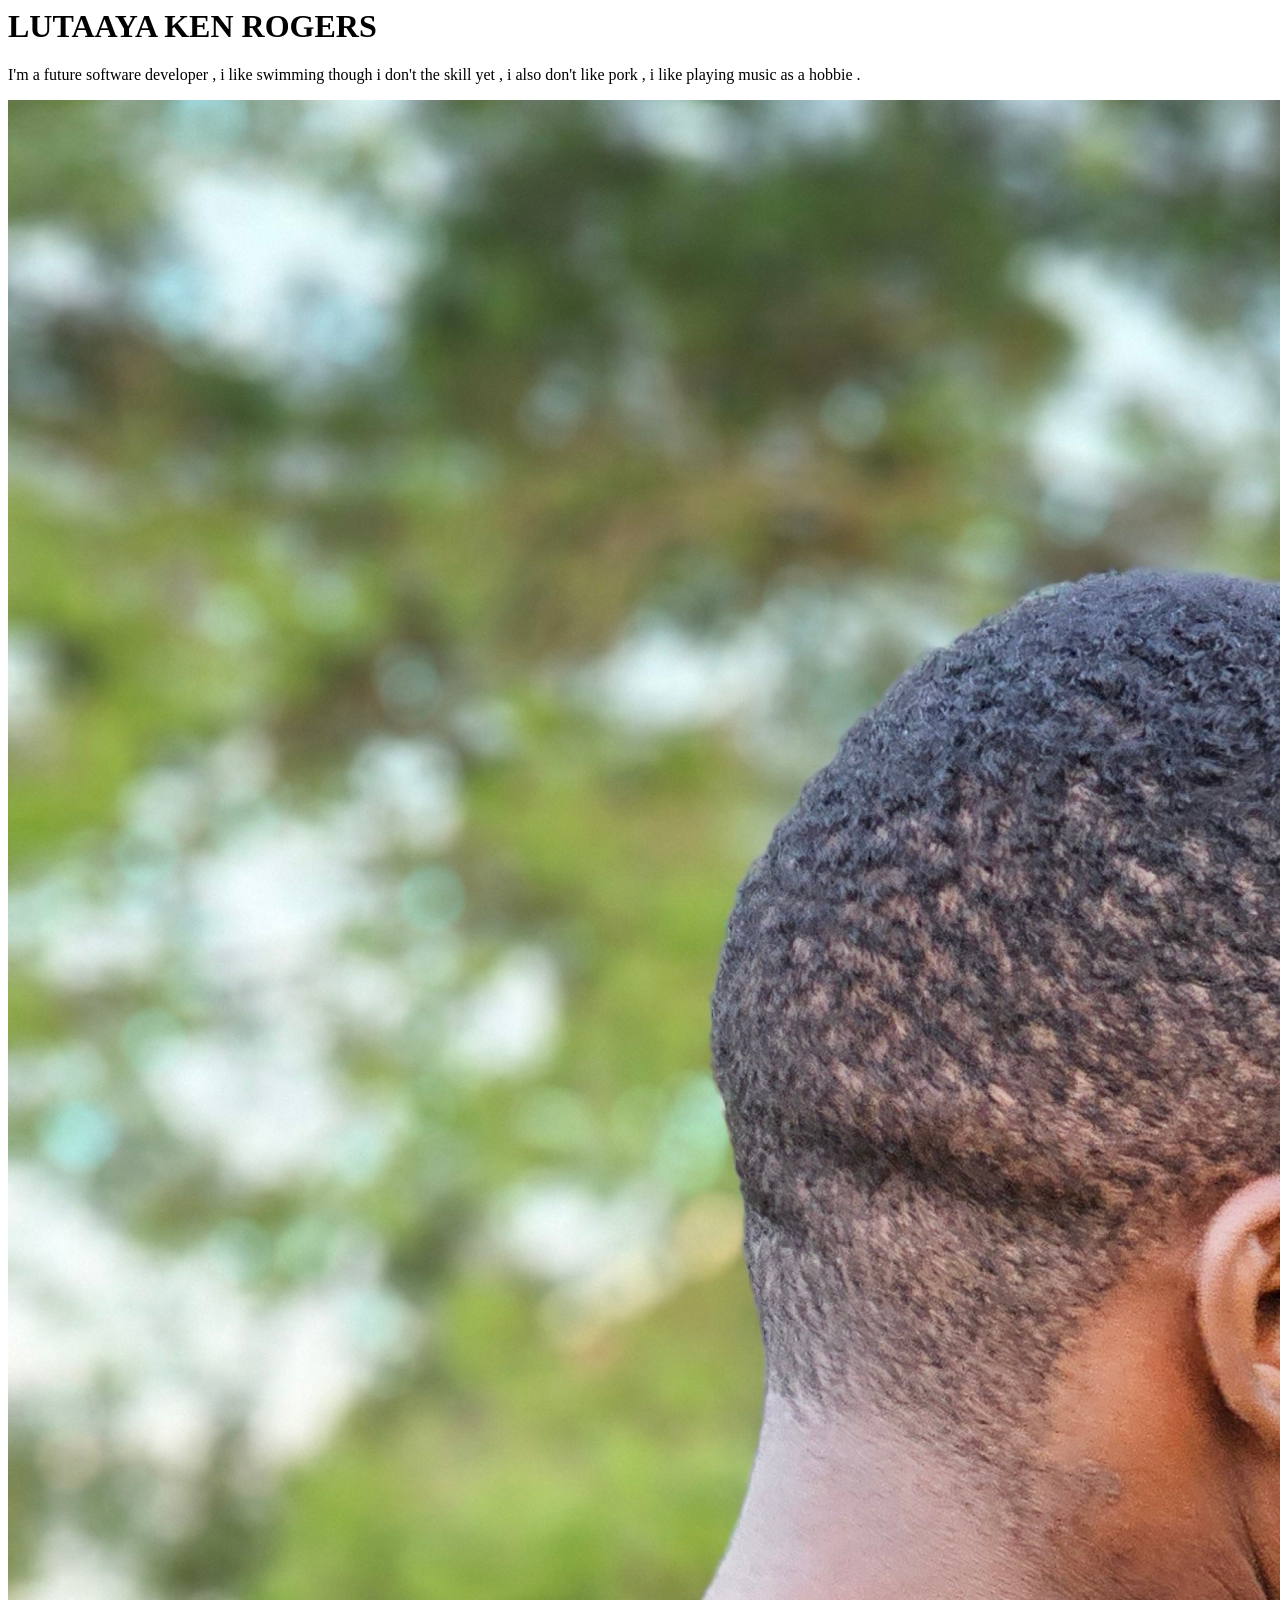
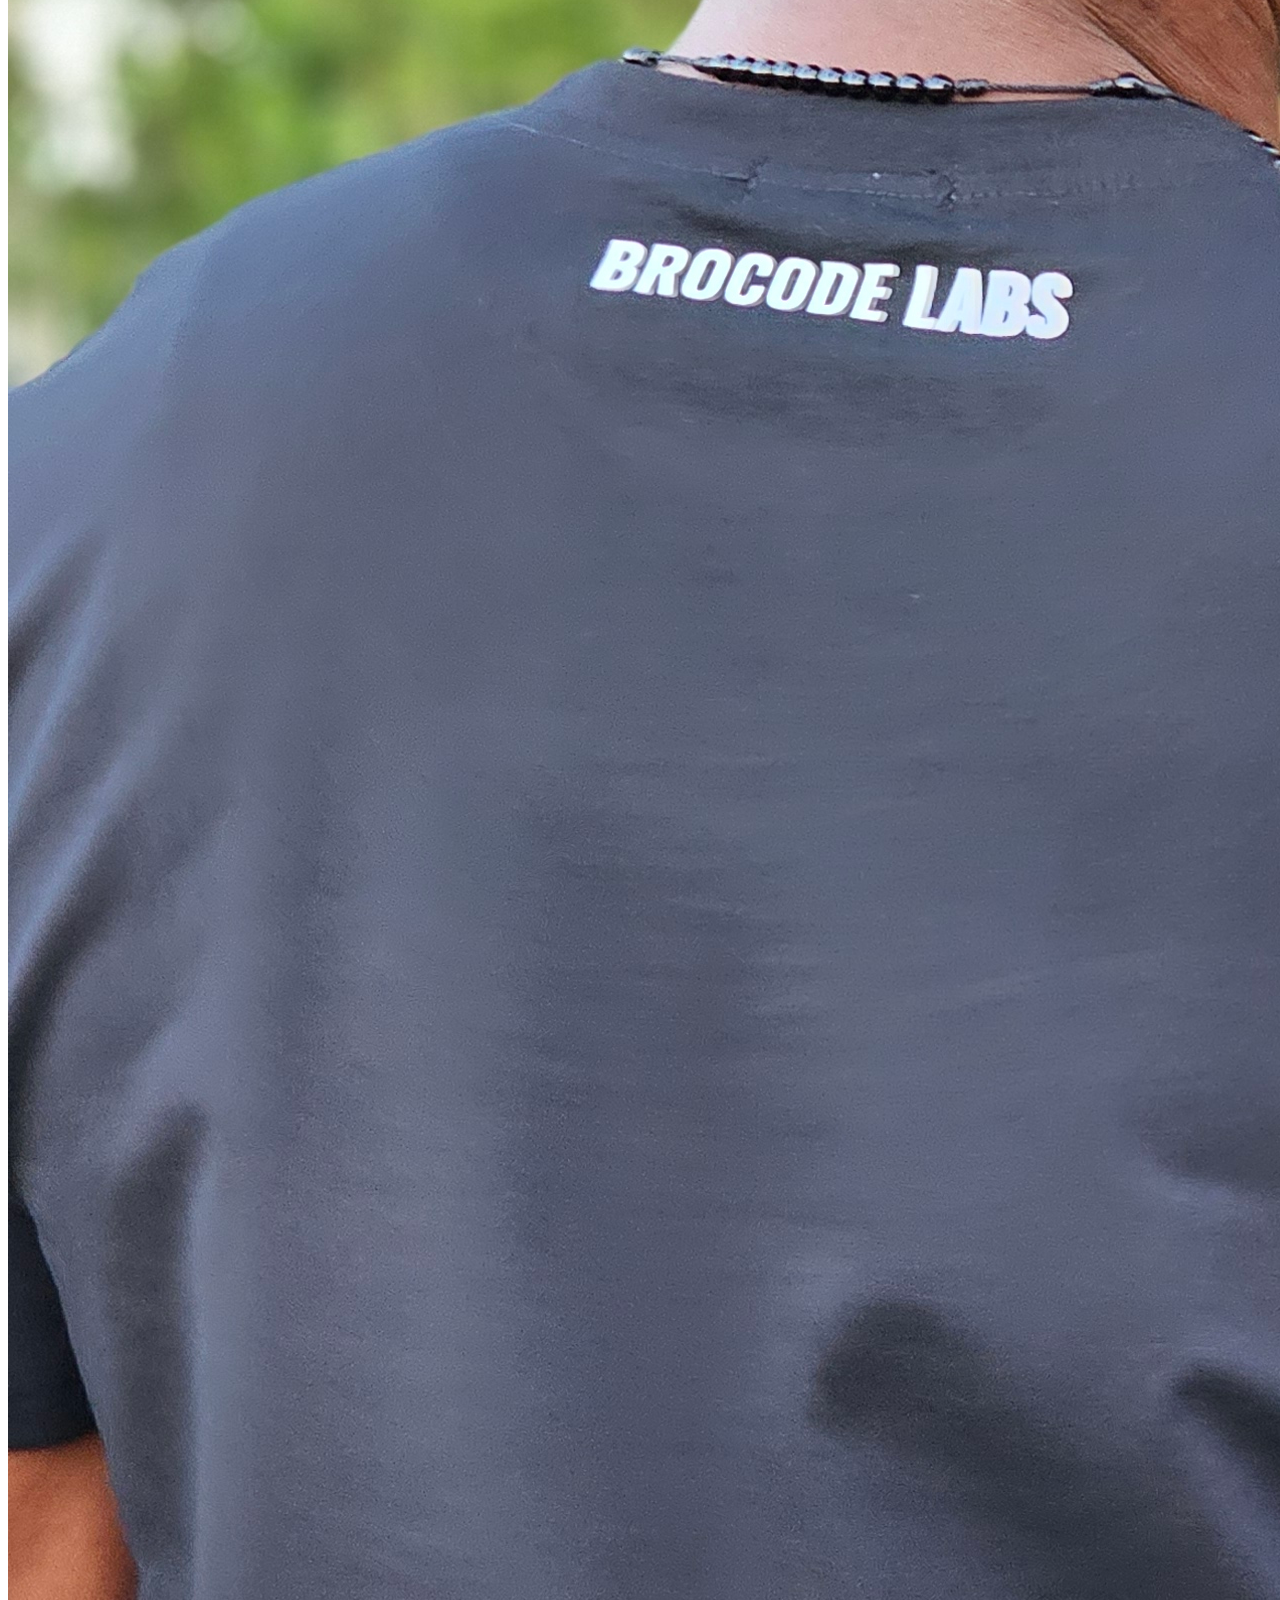
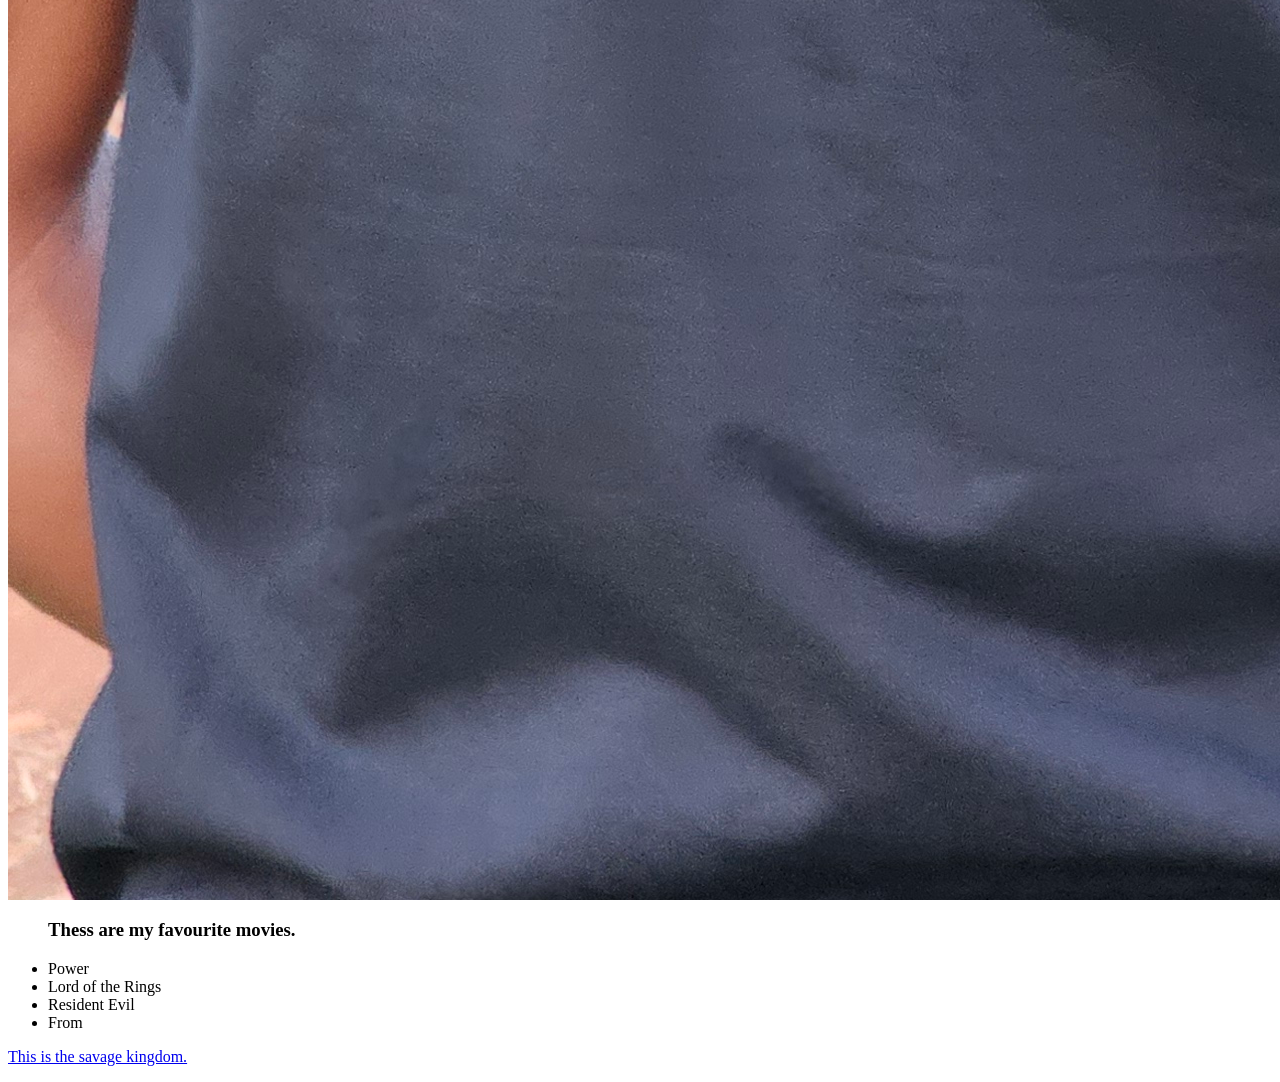
<file: Project 1/index.html>
<!doctype html5>
<html lang = "en">
    <head>
        <title>My First Webpage</title>
    </head>
    <body>
        <h1>LUTAAYA KEN ROGERS</h1>
        <P>I'm a future software developer , i like swimming though i don't the skill yet , i also don't like pork 
            , i like playing music as a hobbie .
        </P>
        <img src="./images/Brocode.jpg" alt="My image">
        <ul>
            <h3>Thess are my favourite movies.</h3>
            <li>Power</li>
            <li>Lord of the Rings</li>
            <li>Resident Evil</li>
            <li>From</li>
        </ul>
        <p><a href="https://youtu.be/CCM7cbDIcug">This is the savage kingdom. </a></p>    
    </body>

</html>
</file>
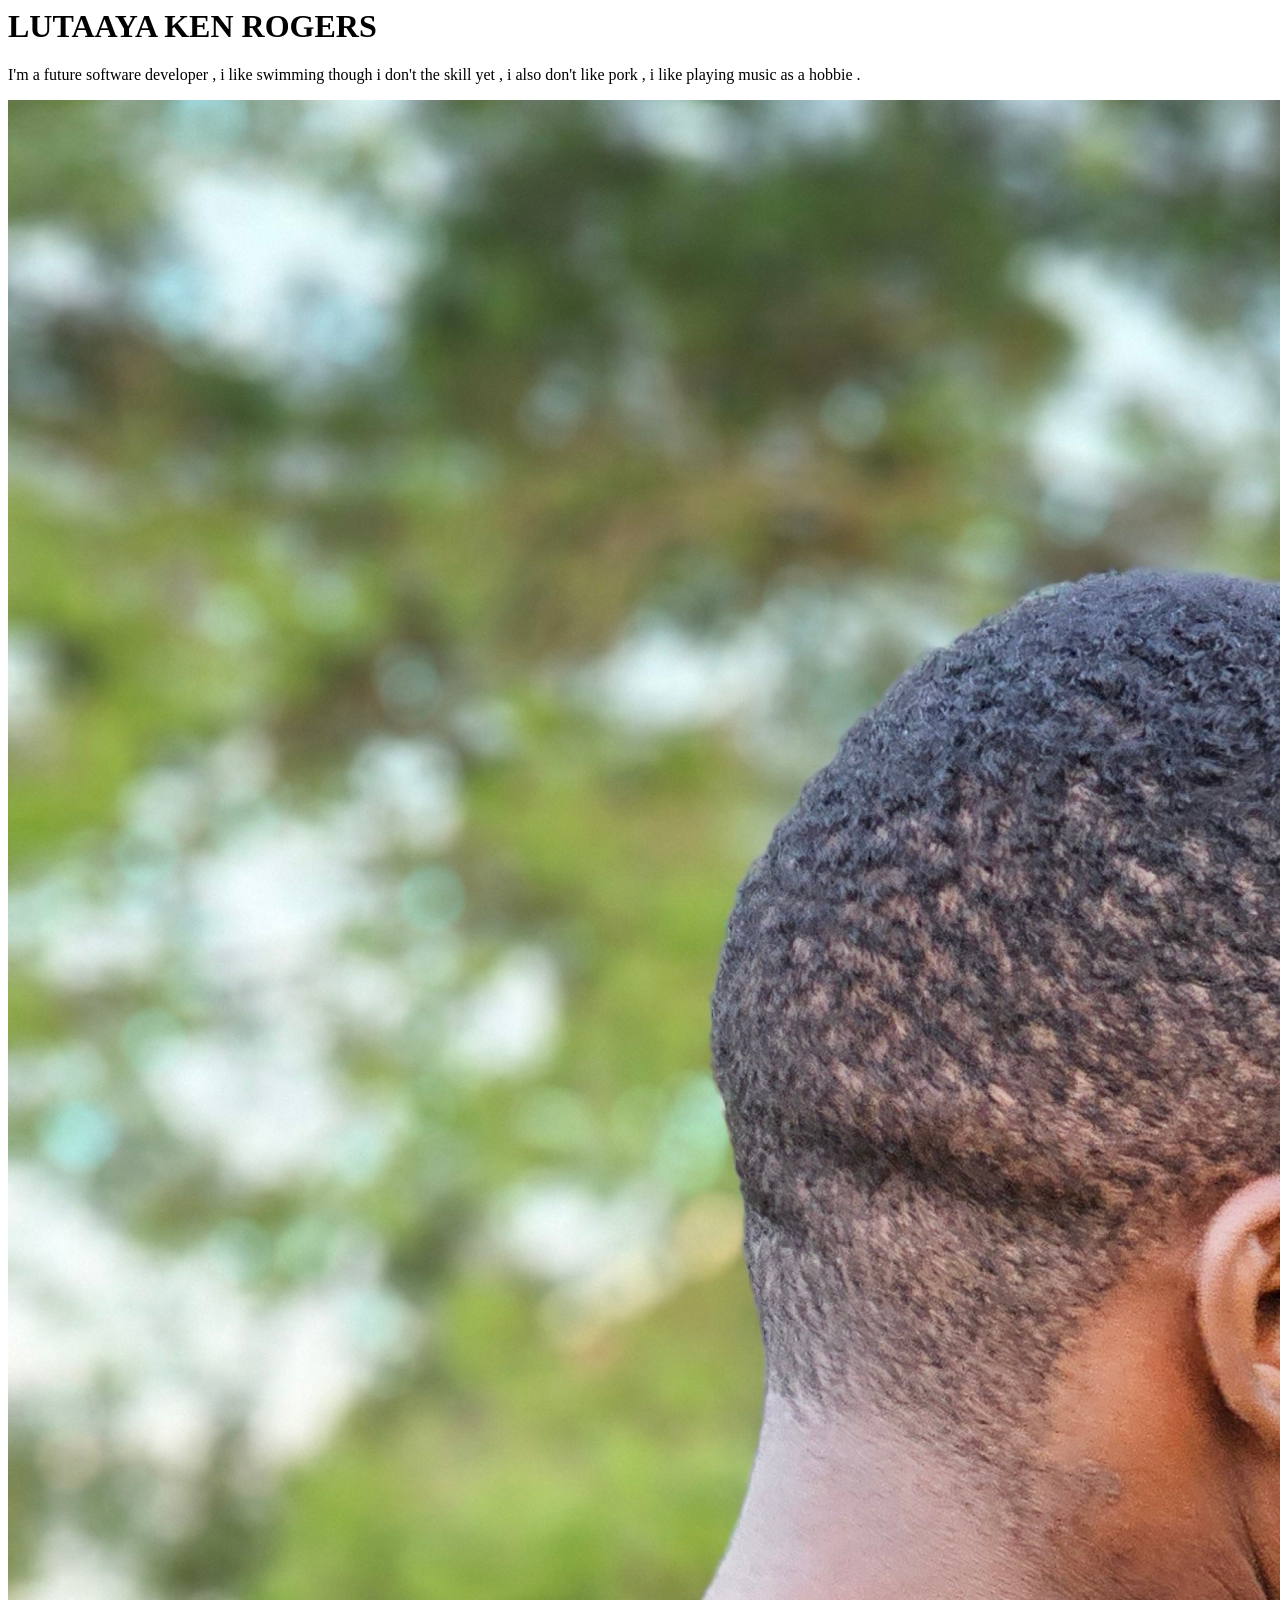
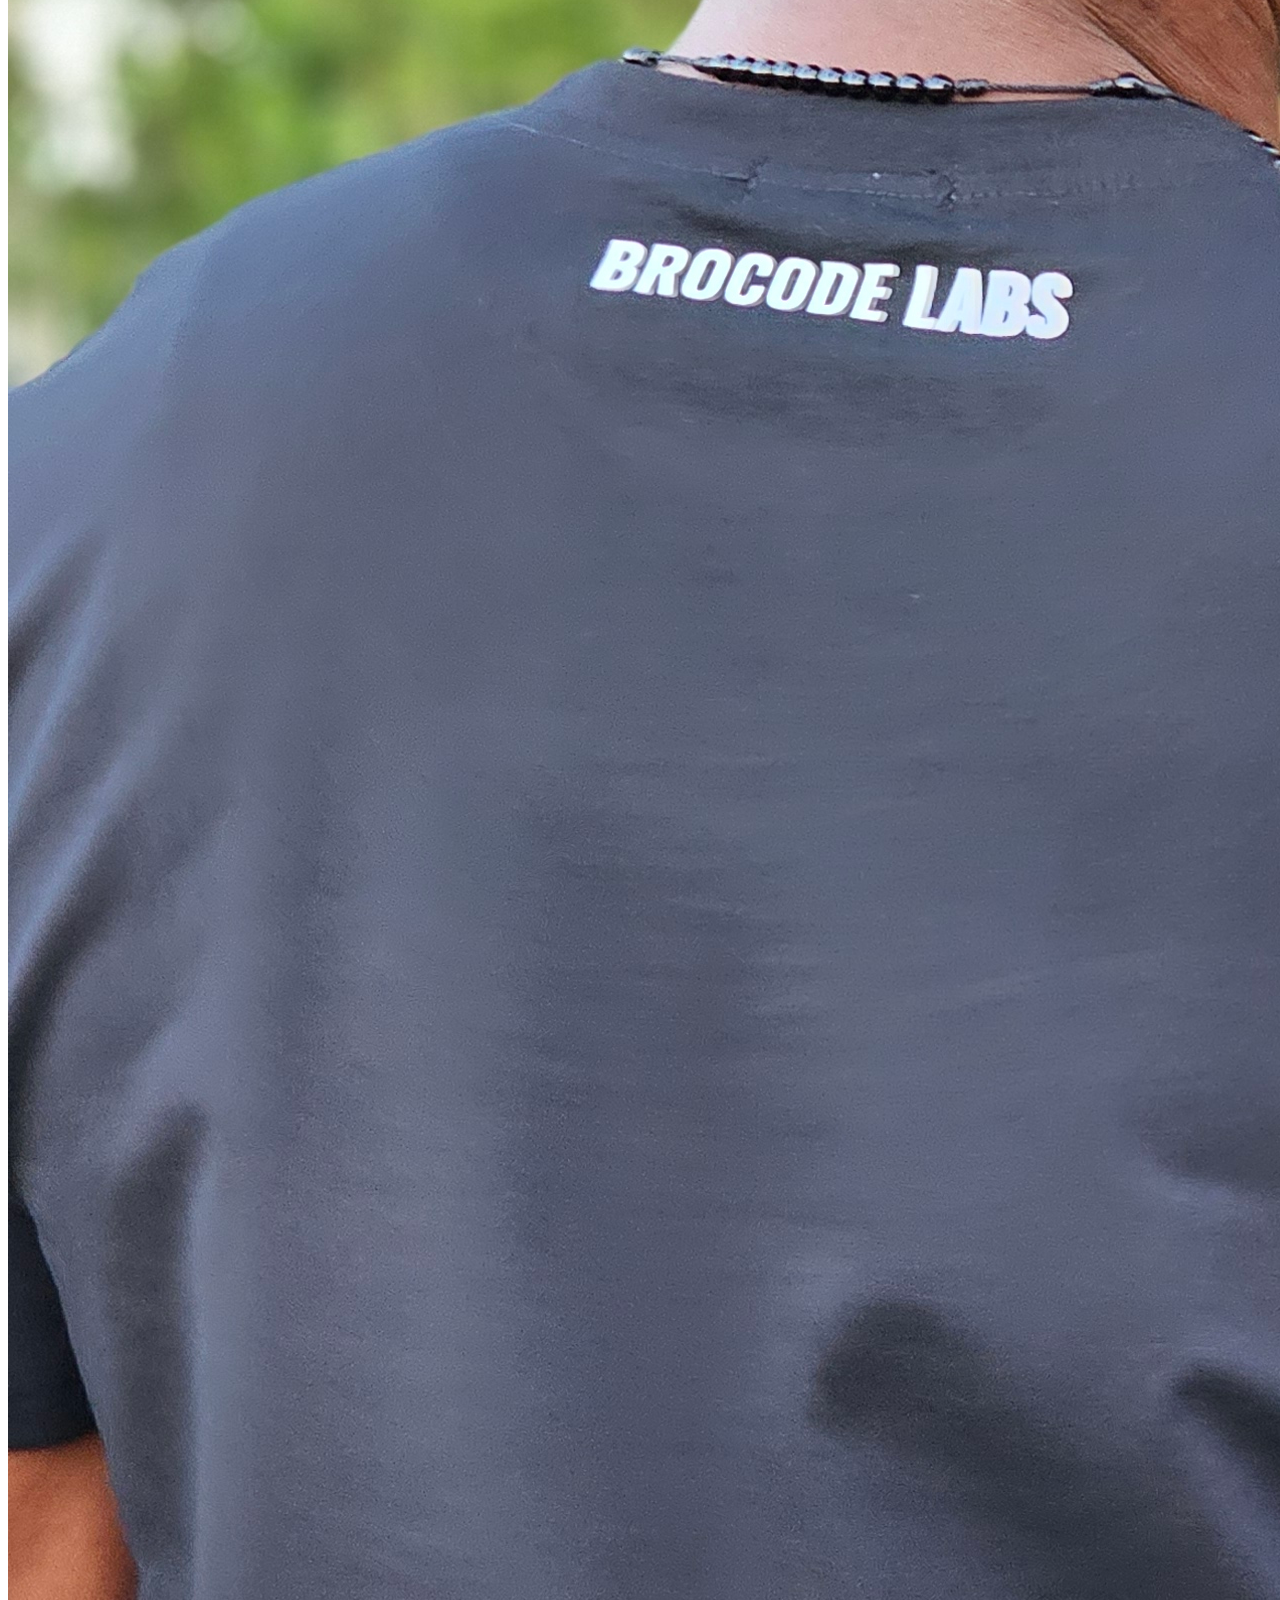
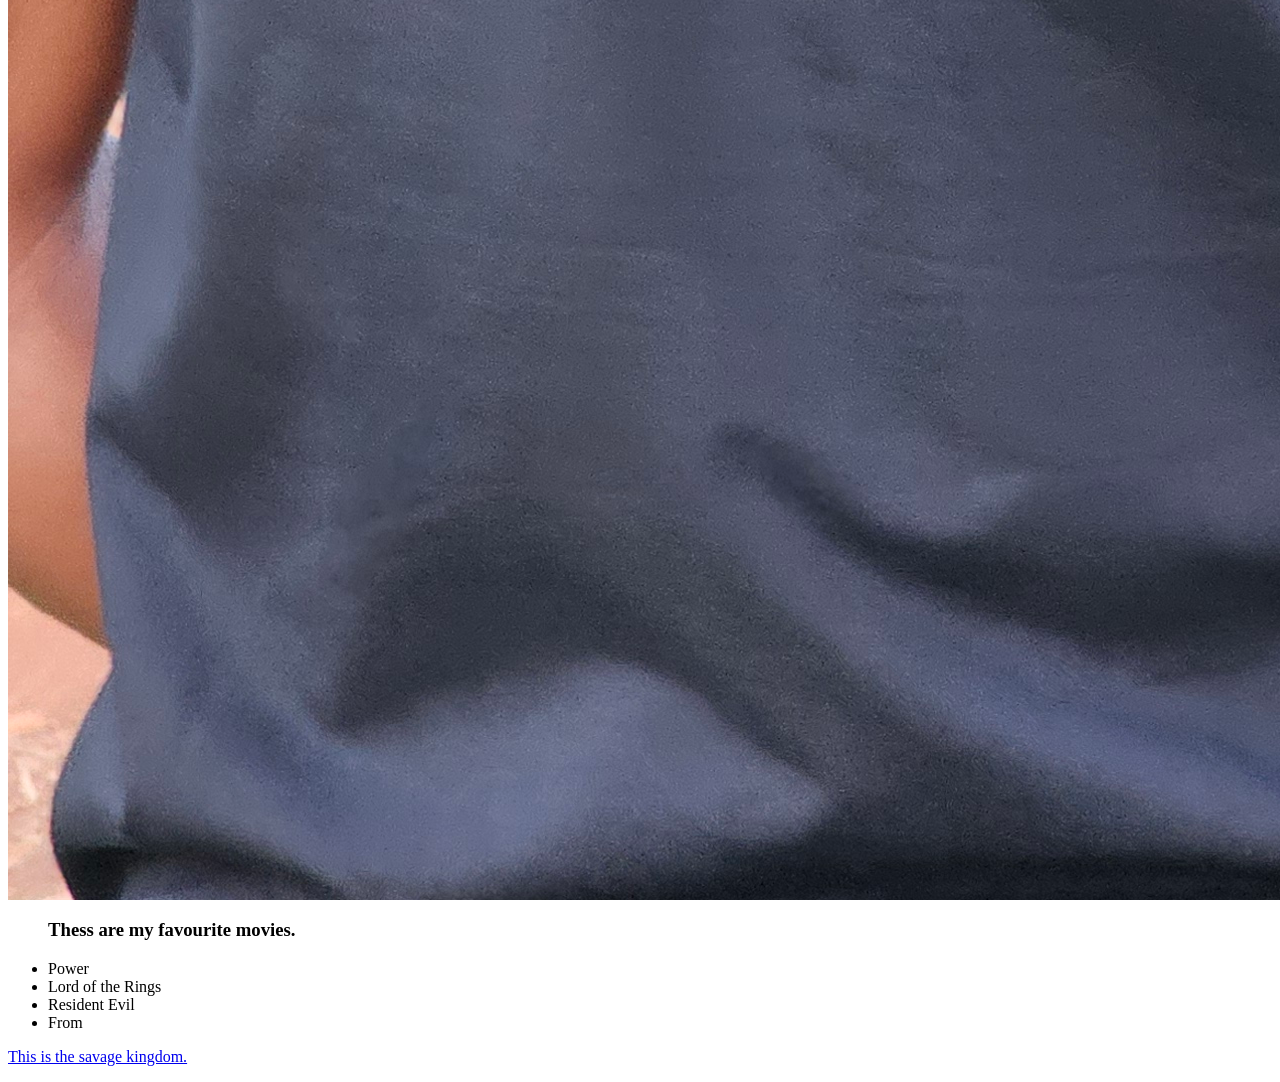
<file: Project1/index.html>
<!doctype html5>
<html lang = "en">
    <head>
        <title>My First Webpage</title>
    </head>
    <body>
        <h1>LUTAAYA KEN ROGERS</h1>
        <P>I'm a future software developer , i like swimming though i don't the skill yet , i also don't like pork 
            , i like playing music as a hobbie .
        </P>
        <!-- Optimization: Added lazy loading and async decoding to improve performance for this below-the-fold image -->
        <img src="./images/Brocode.jpg" alt="My image" loading="lazy" decoding="async">
        <ul>
            <h3>Thess are my favourite movies.</h3>
            <li>Power</li>
            <li>Lord of the Rings</li>
            <li>Resident Evil</li>
            <li>From</li>
        </ul>
        <p><a href="https://youtu.be/CCM7cbDIcug">This is the savage kingdom. </a></p>    
    </body>

</html>
</file>
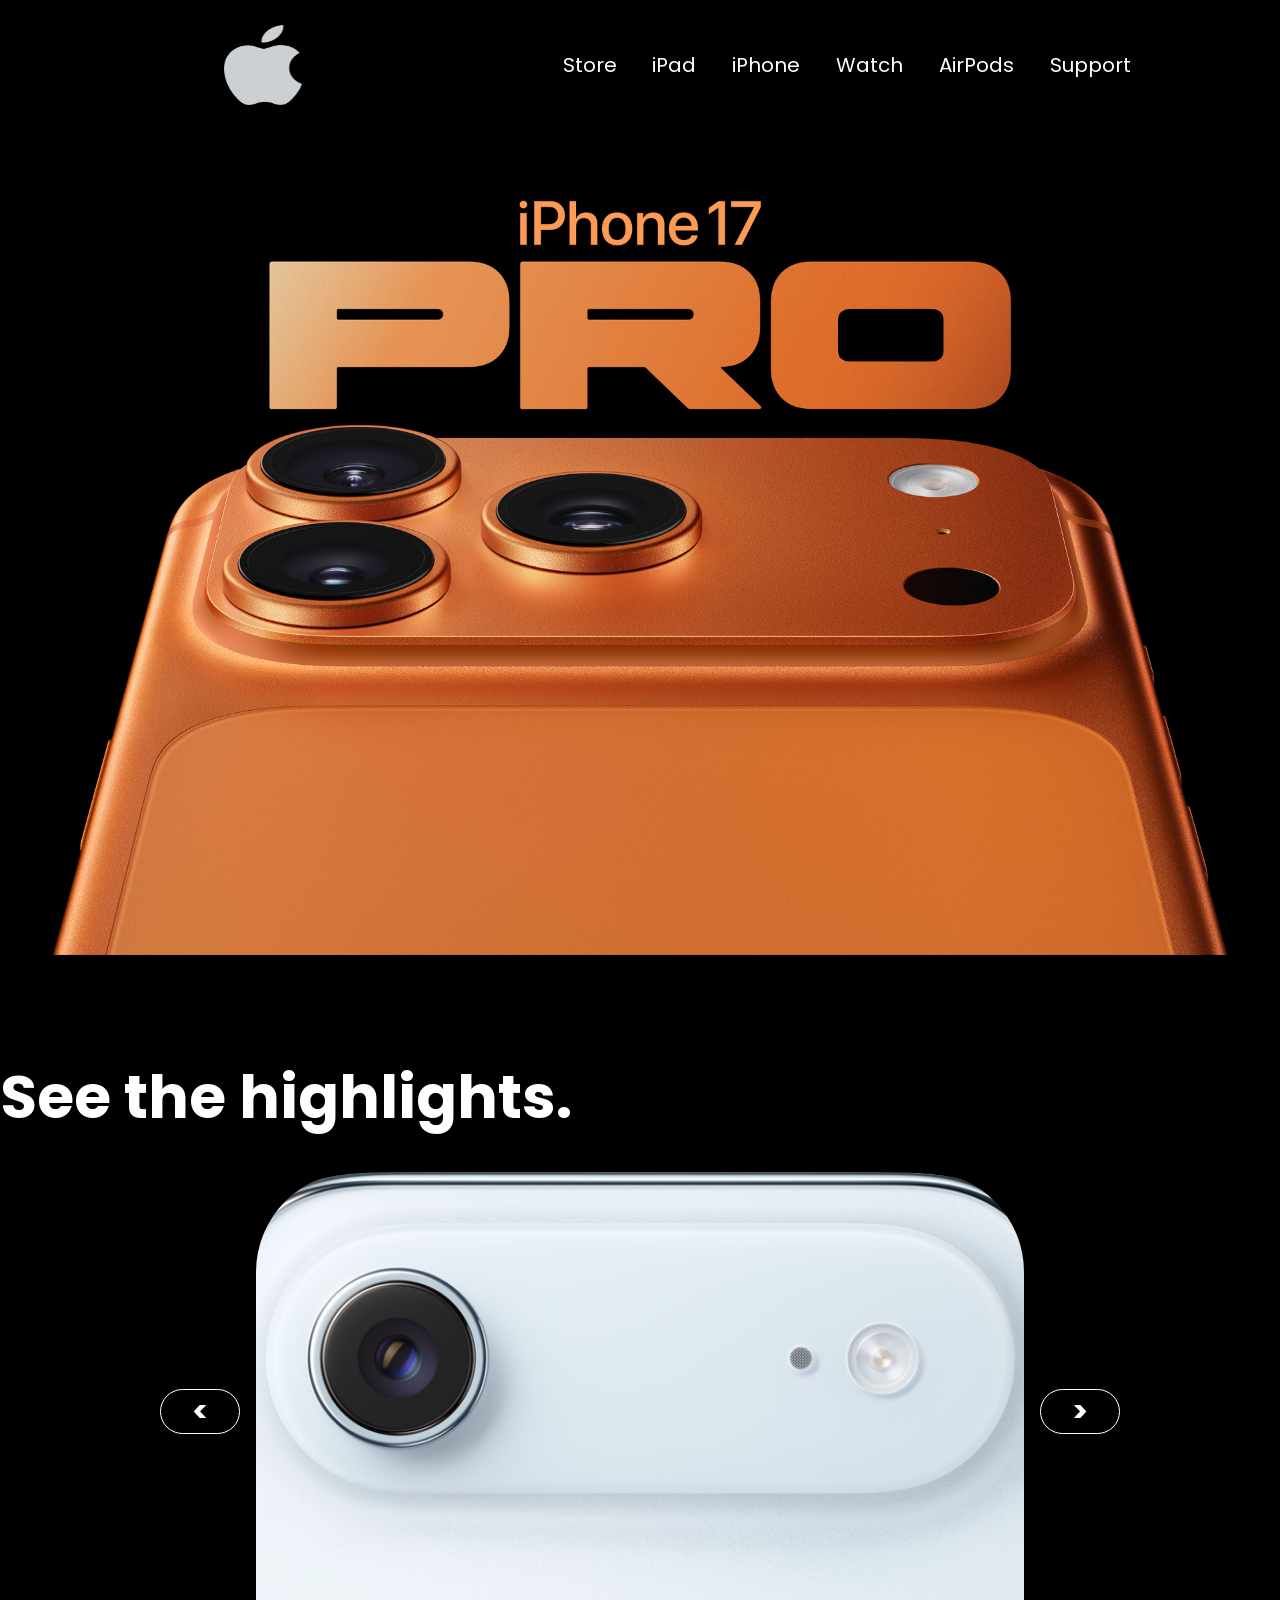
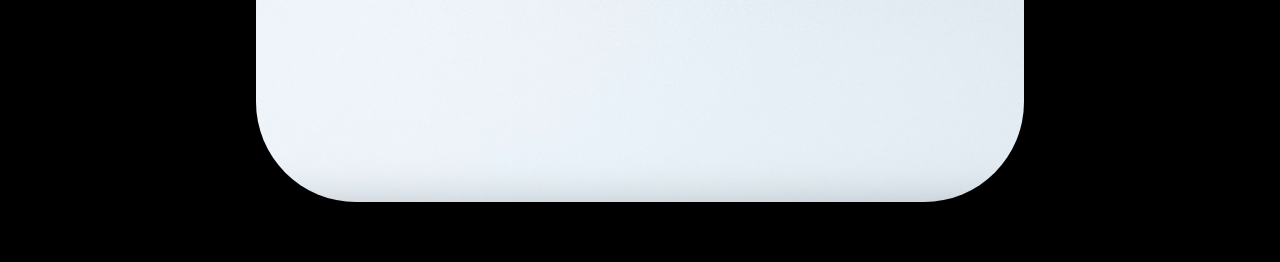
<file: Project5/index.html>
<!DOCTYPE html>
<html lang="en">

<head>
    <meta charset="UTF-8">
    <meta name="viewport" content="width=device-width, initial-scale=1.0">
    <title>Iphone 17 pro max</title>
    <link rel="stylesheet" href="styles.css">
    <link rel="preconnect" href="https://fonts.googleapis.com">
    <link rel="preconnect" href="https://fonts.gstatic.com" crossorigin>
    <!-- Bolt optimization: Only request weights used by the stylesheet (400, 700), reducing font CSS from 3.7 KB to ~406 B (~89% savings) -->
    <link
        href="https://fonts.googleapis.com/css2?family=Poppins:wght@400;700&display=swap"
        rel="stylesheet">
</head>

<body>
    <header class="header">
        <div class="logo">
            <img src="./Assets/apple_179309.png" alt="the apple logo">
            <!-- <h3>Apple</h3> -->
        </div>
        <div class="links">
            <a href="#">Store</a>
            <!-- <a href="#">Mac</a> -->
            <a href="#">iPad</a>
            <a href="#">iPhone</a>
            <a href="#">Watch</a>
            <a href="#">AirPods</a>
            <!-- <a href="#">TV & Home</a> -->
            <!-- <a href="#">Entertainment</a> -->
            <!-- <a href="#">Accessories</a> -->
            <a href="#">Support</a>

        </div>

    </header>
    <section class="main">
        <div class="hero-image">
            <!-- Bolt optimization: fetchpriority="high" and decoding="async" optimize LCP hero image delivery and main thread decoding -->
            <img src="./Assets/hero__bdntboqignj6_xlarge.jpg" alt="Iphone 17 pro max" fetchpriority="high" decoding="async">
        </div>

    </section>
    <section id="specs" class="specs">
        <div class="intro">
            <h1>
                See the highlights.
            </h1>
        </div>
        <div class="carousel">
            <div class="slider-container">
                <div id="slider1" class="slider"></div>
                <div id="slider2" class="slider"></div>
                <div id="slider3" class="slider"></div>
            </div>
        </div>

        <div class="navigations">
            <button class="prev" id="prev"><</button>
            <button class="next" id="next">></button>
        </div>

    </section>
    <script src="scripts.js"></script>
</body>

</html>
</file>
<file: Project5/styles.css>
* {
  padding: 0;
  margin: 0;
  box-sizing: border-box;
  font-family: "poppins", sans-serif;
}
body {
  background: paleturquoise;
  width: 100%;
  height: 100vh;
}
.header {
  background: none;
  width: 100%;
  height: 130px;
  display: flex;
  justify-content: space-evenly;
  align-items: center;
  backdrop-filter: blur(10px);
  position: fixed;
}
.header-scroll {
  backdrop-filter: blur(10px);
}
.header img {
  width: 100px;
  height: 80px;
  margin: 10px 20px;
  color: #ffff;
}
.header .logo {
  /* background: tomato; */
  width: 300px;
  height: 130px;
  display: flex;
  justify-content: center;
  align-items: center;
}
.header .logo h3 {
  font-size: 35px;
  color: #ffff;
}
.header .links {
  /* background: palegreen; */
  width: 50%;
  height: 130px;
  display: flex;
  justify-content: space-evenly;
  align-items: center;
  text-decoration: none;
}
.header .links a {
  text-decoration: none;
  color: #ffff;
  font-size: 20px;
}
.header .links a:hover {
  color: tomato;
  border-bottom: 2px solid tomato;
  transition: 0.5s;
}
.main {
  width: 100%;
  background: rgb(0, 0, 0);
}
.main .hero-image {
  width: 100%;
}
.main .hero-image img {
  width: 100%;
  margin-top: 200px;
}
/* These are the phone highlights */

.specs {
  width: 100%;
  height: 100vh;
  background: rgb(0, 0, 0);
  display: flex;
  flex-direction: column;
  justify-content: center;
  align-items: center;
  /* border-radius: 20px; */
}
.specs .intro {
  width: 100%;
  height: 150px;
  display: flex;
  justify-content: left;
  align-items: center;
  color: #ffff;
}
.specs .intro h1 {
  font-size: 60px;
}
.slider-container {
  width: 100%;
  max-width: 60vw;
  height: 70vh;
  /* background-color: rgb(243, 141, 7); */
  display: flex;
  /* flex-direction: row; */
  /* justify-content: center; */
  /* align-items: center; */
  position: relative;
  /* overflow: hidden; */
  /* Performance: Specific transform transition and GPU layer promotion for smooth 60fps sliding */
  will-change: transform;
  transition: transform 0.5s ease;
}
.slider {
  min-width: 100%;
  height: 100%;
  /* background: palegreen; */
  border-radius: 100px;
}

#slider1 {
  background: url(./Assets/iPhone-Air-PNG.png) no-repeat center center/cover;
}
#slider2 {
  background: url(./Assets/Apple-iPhone-17-Pro-PNG-1.png) no-repeat center
    center/cover;
}
#slider3 {
  background: url(./Assets/iphone-17-green.jpg) no-repeat center center/cover;
}

.navigations {
  /* background: silver; */
  width: 100%;
  height: 50px;
  display: flex;
  justify-content: space-evenly;
  align-items: center;
  position: absolute;
  gap: 50%;
}
.navigations button {
  width: 80px;
  height: 90%;
  border: 1px solid rgb(255, 255, 255);
  background: none;
  font-size: 30px;
  cursor: pointer;
  border-radius: 50px;
  transition: 0.5s;
  color: #ffff;
  font-weight: bold;
}
.navigations button:hover {
  background-color: rgb(255, 115, 0);
  color: #ffff;
}

.carousel {
  width: 80%;
  max-width: 60vw;
  height: 70vh;
  /* border: 2px solid green; */
  display: flex;

  /* position: relative; */
  overflow: hidden;
}
</file>
